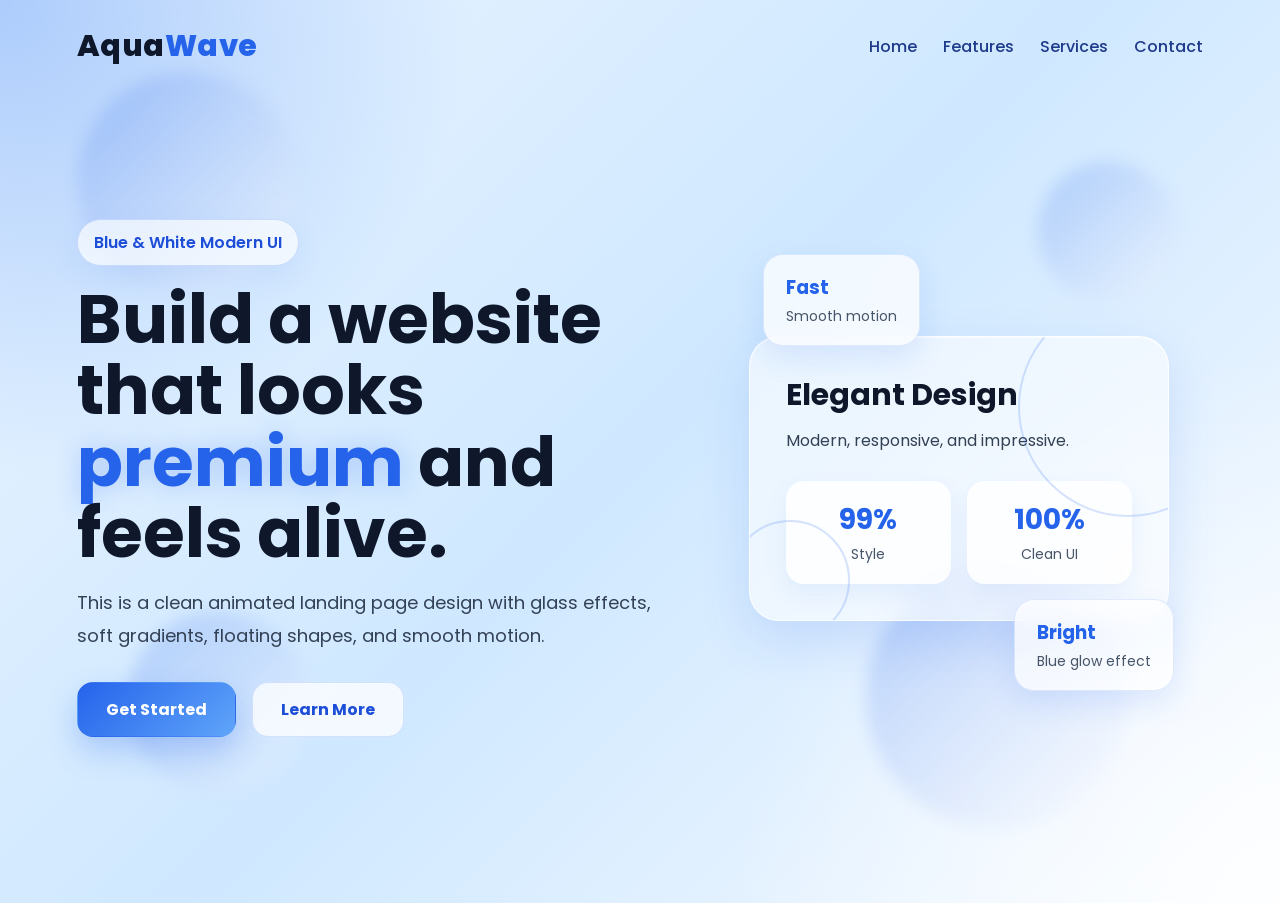
<file: Landing page/index.html>
<!DOCTYPE html>
<html lang="en">
<head>
  <meta charset="UTF-8" />
  <meta name="viewport" content="width=device-width, initial-scale=1.0" />
  <title>AquaWave</title>
  <link rel="stylesheet" href="style.css" />
  <link rel="preconnect" href="https://fonts.googleapis.com">
  <link rel="preconnect" href="https://fonts.gstatic.com" crossorigin>
  <link href="https://fonts.googleapis.com/css2?family=Poppins:wght@300;400;500;600;700;800&display=swap" rel="stylesheet">
</head>
<body>
  <div class="bg-shapes">
    <span class="shape s1"></span>
    <span class="shape s2"></span>
    <span class="shape s3"></span>
    <span class="shape s4"></span>
  </div>

  <header class="navbar">
    <div class="logo">Aqua<span>Wave</span></div>
    <nav>
      <a href="#">Home</a>
      <a href="#">Features</a>
      <a href="#">Services</a>
      <a href="#">Contact</a>
    </nav>
  </header>

  <main class="hero">
    <section class="hero-text">
      <p class="tag">Blue & White Modern UI</p>
      <h1>Build a website that looks <span>premium</span> and feels alive.</h1>
      <p class="desc">
        This is a clean animated landing page design with glass effects, soft gradients,
        floating shapes, and smooth motion.
      </p>
      <div class="buttons">
        <a href="#" class="btn primary">Get Started</a>
        <a href="#" class="btn secondary">Learn More</a>
      </div>
    </section>

    <section class="hero-card">
      <div class="glass-card main-card">
        <div class="orbit orbit1"></div>
        <div class="orbit orbit2"></div>
        <h2>Elegant Design</h2>
        <p>Modern, responsive, and impressive.</p>
        <div class="stats">
          <div>
            <strong>99%</strong>
            <span>Style</span>
          </div>
          <div>
            <strong>100%</strong>
            <span>Clean UI</span>
          </div>
        </div>
      </div>

      <div class="mini-card card1">
        <h3>Fast</h3>
        <p>Smooth motion</p>
      </div>

      <div class="mini-card card2">
        <h3>Bright</h3>
        <p>Blue glow effect</p>
      </div>
    </section>
  </main>
</body>
</html>
</file>
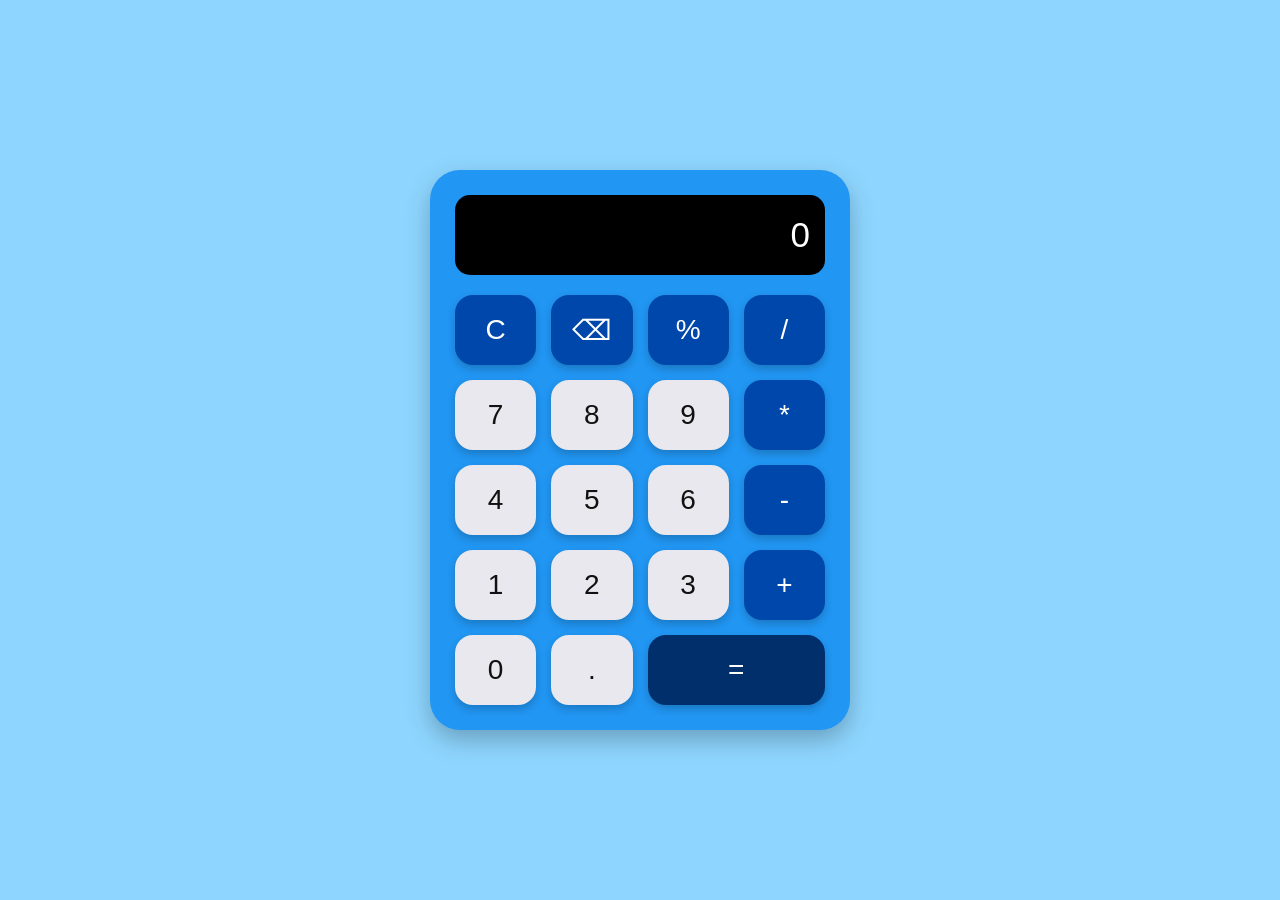
<file: CALCULATOR/calculator.html>
<!DOCTYPE html>
<html lang="en">
<head>
  <meta charset="UTF-8">
  <meta name="viewport" content="width=device-width, initial-scale=1.0">
  <title>Scientific Calculator</title>

  <style>

    *{
      margin:0;
      padding:0;
      box-sizing:border-box;
      font-family:Arial, sans-serif;
    }

    body{
      height:100vh;
      display:flex;
      justify-content:center;
      align-items:center;
      background:#8ed6ff;
    }

    .calculator{
      width:420px;
      background:#2196f3;
      padding:25px;
      border-radius:30px;
      box-shadow:0 10px 25px rgba(0,0,0,0.25);
    }

    .display{
      width:100%;
      height:80px;
      border:none;
      outline:none;
      border-radius:15px;
      background:black;
      margin-bottom:20px;
      text-align:right;
      padding:15px;
      font-size:35px;
      color:white;
    }

    .buttons{
      display:grid;
      grid-template-columns:repeat(4,1fr);
      gap:15px;
    }

    button{
      height:70px;
      border:none;
      border-radius:18px;
      background:#0d5cc9;
      color:white;
      font-size:28px;
      cursor:pointer;
      transition:0.2s;
      box-shadow:0 4px 8px rgba(0,0,0,0.2);
    }

    button:hover{
      background:#084ca7;
      transform:scale(1.05);
    }
      
     .number{
      background:#e8e8ee;
      color:#111;
    }

    .operator{
      background:#0047ab;
      color:white;
    }

    .equal{
      background:#002f6c;
      color:white;
      grid-column:span 2;
    }

    .clear{
      background:#d32f2f;
    }

  </style>
</head>

<body>

<div class="calculator">

  <input type="text" id="display" class="display" value="0" readonly>

  <div class="buttons">

      <button class="operator" onclick="clearDisplay()">C</button>
      <button class="operator" onclick="backspace()">⌫</button>
      <button class="operator" onclick="appendValue('%')">%</button>
      <button class="operator" onclick="appendValue('/')">/</button>

      <button class="number" onclick="appendValue('7')">7</button>
      <button class="number" onclick="appendValue('8')">8</button>
      <button class="number" onclick="appendValue('9')">9</button>
      <button class="operator" onclick="appendValue('*')">*</button>

      <button class="number" onclick="appendValue('4')">4</button>
      <button class="number" onclick="appendValue('5')">5</button>
      <button class="number" onclick="appendValue('6')">6</button>
      <button class="operator" onclick="appendValue('-')">-</button>

      <button class="number" onclick="appendValue('1')">1</button>
      <button class="number" onclick="appendValue('2')">2</button>
      <button class="number" onclick="appendValue('3')">3</button>

      <button class="operator" onclick="appendValue('+')">+</button>

      <button class="number" onclick="appendValue('0')">0</button>
      <button class="number" onclick="appendValue('.')">.</button>
      <button class="equal" onclick="calculate()">=</button>

  </div>

</div>

<script>

  let display = document.getElementById("display");

  function appendValue(value){

    if(display.value === "0"){
      display.value = value;
    }
    else{
      display.value += value;
    }
  }

  function clearDisplay() {
    display.value = "0";
  }

function backspace() {
  display.value = display.value.slice(0,-1);

      if(display.value === ""){
        display.value = "0";
      }
    }

    function calculate(){

      try{
        display.value = eval(display.value);
      }
      catch{
        display.value = "Error";
      }
    }

   </script>

</body>
</html>
</file>
<file: Landing page/style.css>
* {
  margin: 0;
  padding: 0;
  box-sizing: border-box;
  font-family: "Poppins", sans-serif;
}

html {
  scroll-behavior: smooth;
}

body {
  min-height: 100vh;
  overflow-x: hidden;
  background:
    radial-gradient(circle at top left, rgba(59, 130, 246, 0.35), transparent 30%),
    radial-gradient(circle at bottom right, rgba(255, 255, 255, 0.8), transparent 35%),
    linear-gradient(135deg, #eaf4ff, #cfe8ff, #f8fbff);
  color: #0f172a;
  position: relative;
}

.bg-shapes {
  position: fixed;
  inset: 0;
  overflow: hidden;
  z-index: 0;
  pointer-events: none;
}

.shape {
  position: absolute;
  border-radius: 50%;
  background: linear-gradient(135deg, rgba(37, 99, 235, 0.22), rgba(255, 255, 255, 0.35));
  filter: blur(8px);
  animation: float 8s ease-in-out infinite;
}

.s1 {
  width: 220px;
  height: 220px;
  top: 8%;
  left: 6%;
}

.s2 {
  width: 140px;
  height: 140px;
  top: 18%;
  right: 8%;
  animation-delay: 1.2s;
}

.s3 {
  width: 180px;
  height: 180px;
  bottom: 12%;
  left: 10%;
  animation-delay: 2s;
}

.s4 {
  width: 260px;
  height: 260px;
  bottom: 8%;
  right: 12%;
  animation-delay: 0.8s;
}

.navbar {
  position: relative;
  z-index: 1;
  display: flex;
  justify-content: space-between;
  align-items: center;
  padding: 24px 6%;
}

.logo {
  font-size: 30px;
  font-weight: 800;
  letter-spacing: 0.5px;
  color: #0f172a;
}

.logo span {
  color: #2563eb;
}

.navbar nav {
  display: flex;
  gap: 26px;
  flex-wrap: wrap;
}

.navbar nav a {
  text-decoration: none;
  color: #1e3a8a;
  font-weight: 500;
  position: relative;
  transition: 0.3s;
}

.navbar nav a::after {
  content: "";
  position: absolute;
  left: 0;
  bottom: -6px;
  width: 0;
  height: 2px;
  background: #2563eb;
  transition: 0.3s;
}

.navbar nav a:hover {
  color: #2563eb;
}

.navbar nav a:hover::after {
  width: 100%;
}

.hero {
  position: relative;
  z-index: 1;
  min-height: calc(100vh - 90px);
  display: grid;
  grid-template-columns: 1.1fr 0.9fr;
  align-items: center;
  gap: 40px;
  padding: 20px 6% 60px;
}

.hero-text {
  max-width: 680px;
}

.tag {
  display: inline-block;
  padding: 10px 16px;
  border-radius: 999px;
  background: rgba(255, 255, 255, 0.65);
  color: #1d4ed8;
  font-weight: 600;
  margin-bottom: 18px;
  border: 1px solid rgba(37, 99, 235, 0.18);
  box-shadow: 0 10px 30px rgba(37, 99, 235, 0.08);
}

.hero h1 {
  font-size: clamp(42px, 6vw, 68px);
  line-height: 1.05;
  margin-bottom: 18px;
  color: #0f172a;
}

.hero h1 span {
  color: #2563eb;
  text-shadow: 0 0 24px rgba(37, 99, 235, 0.25);
}

.desc {
  font-size: 18px;
  line-height: 1.8;
  color: #334155;
  max-width: 620px;
  margin-bottom: 30px;
}

.buttons {
  display: flex;
  gap: 16px;
  flex-wrap: wrap;
}

.btn {
  text-decoration: none;
  padding: 14px 28px;
  border-radius: 16px;
  font-weight: 700;
  transition: 0.35s;
  border: 1px solid transparent;
}

.primary {
  background: linear-gradient(135deg, #2563eb, #60a5fa);
  color: white;
  box-shadow: 0 14px 30px rgba(37, 99, 235, 0.25);
}

.secondary {
  background: rgba(255, 255, 255, 0.75);
  color: #1d4ed8;
  border-color: rgba(37, 99, 235, 0.16);
}

.btn:hover {
  transform: translateY(-4px) scale(1.02);
}

.hero-card {
  position: relative;
  height: 560px;
  display: flex;
  justify-content: center;
  align-items: center;
}

.glass-card {
  position: relative;
  width: min(420px, 100%);
  padding: 36px;
  border-radius: 30px;
  background: rgba(255, 255, 255, 0.55);
  border: 1px solid rgba(255, 255, 255, 0.75);
  backdrop-filter: blur(18px);
  box-shadow:
    0 20px 50px rgba(37, 99, 235, 0.15),
    inset 0 1px 0 rgba(255, 255, 255, 0.7);
  overflow: hidden;
  animation: cardFloat 5s ease-in-out infinite;
}

.main-card h2 {
  font-size: 30px;
  margin-bottom: 10px;
  color: #0f172a;
}

.main-card p {
  color: #334155;
  margin-bottom: 28px;
}

.stats {
  display: grid;
  grid-template-columns: repeat(2, 1fr);
  gap: 16px;
}

.stats div {
  padding: 18px;
  border-radius: 18px;
  background: rgba(255, 255, 255, 0.8);
  text-align: center;
  box-shadow: 0 10px 24px rgba(37, 99, 235, 0.08);
}

.stats strong {
  display: block;
  font-size: 28px;
  color: #2563eb;
}

.stats span {
  font-size: 14px;
  color: #475569;
}

.orbit {
  position: absolute;
  border-radius: 50%;
  border: 2px solid rgba(37, 99, 235, 0.18);
  animation: spin 14s linear infinite;
}

.orbit1 {
  width: 220px;
  height: 220px;
  top: -40px;
  right: -70px;
}

.orbit2 {
  width: 120px;
  height: 120px;
  bottom: -20px;
  left: -20px;
  animation-direction: reverse;
}

.mini-card {
  position: absolute;
  padding: 18px 22px;
  border-radius: 20px;
  background: rgba(255, 255, 255, 0.72);
  border: 1px solid rgba(37, 99, 235, 0.12);
  backdrop-filter: blur(12px);
  box-shadow: 0 12px 30px rgba(37, 99, 235, 0.12);
  animation: float 6s ease-in-out infinite;
}

.card1 {
  top: 10%;
  left: 10%;
}

.card2 {
  bottom: 12%;
  right: 6%;
  animation-delay: 1.4s;
}

.mini-card h3 {
  color: #2563eb;
  margin-bottom: 4px;
}

.mini-card p {
  color: #475569;
  font-size: 14px;
}

@keyframes float {
  0%, 100% {
    transform: translateY(0px) rotate(0deg);
  }
  50% {
    transform: translateY(-18px) rotate(2deg);
  }
}

@keyframes spin {
  from {
    transform: rotate(0deg);
  }
  to {
    transform: rotate(360deg);
  }
}

@keyframes cardFloat {
  0%, 100% {
    transform: translateY(0px);
  }
  50% {
    transform: translateY(-12px);
  }
}

@media (max-width: 900px) {
  .hero {
    grid-template-columns: 1fr;
    text-align: center;
  }

  .hero-text {
    margin: 0 auto;
  }

  .buttons {
    justify-content: center;
  }

  .hero-card {
    height: 500px;
  }
}

@media (max-width: 600px) {
  .navbar {
    flex-direction: column;
    gap: 18px;
  }

  .navbar nav {
    justify-content: center;
    gap: 18px;
  }

  .stats {
    grid-template-columns: 1fr;
  }

  .hero-card {
    height: 470px;
  }

  .glass-card {
    padding: 26px;
  }

  .card1 {
    left: 0;
    top: 0;
  }

  .card2 {
    right: 0;
    bottom: 0;
  }
}
</file>
